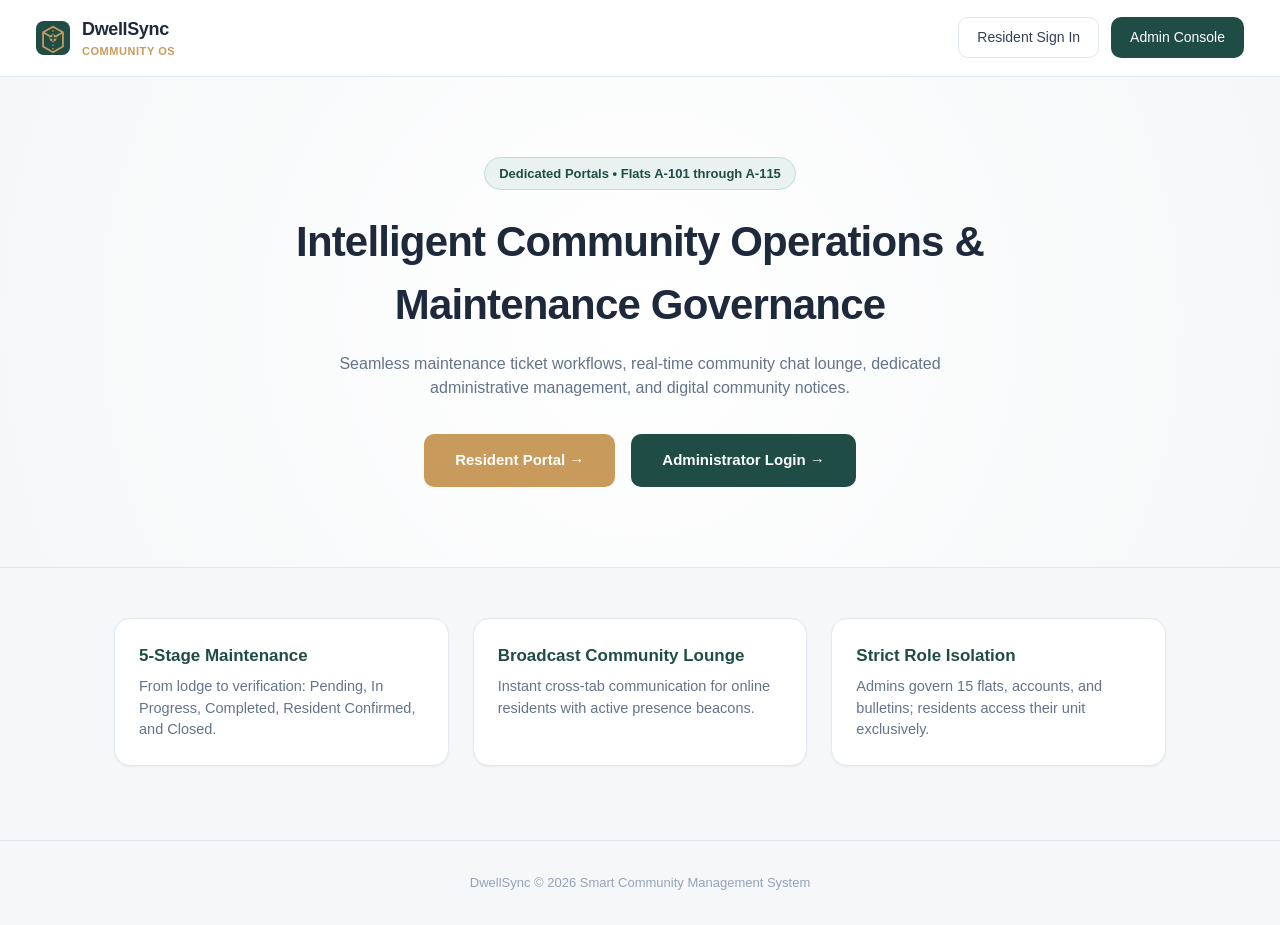
<file: index.html>
<!DOCTYPE html>
<html lang="en">
<head>
  <meta charset="UTF-8">
  <meta name="viewport" content="width=device-width, initial-scale=1.0">
  <title>DwellSync — Smart Apartment Community Management</title>
  <link rel="stylesheet" href="css/style.css">
</head>
<body>
  <header style="background:#fff;border-bottom:1px solid #e2e8f0;padding:16px 36px;display:flex;justify-content:space-between;align-items:center;">
    <div style="display:flex;align-items:center;gap:12px;">
      <svg class="brand-logo-svg" width="34" height="34" viewBox="0 0 48 48" fill="none" xmlns="http://www.w3.org/2000/svg"><rect width="48" height="48" rx="11" fill="#1f4d45"/><path d="M24 8L10 16V36L24 44L38 36V16L24 8Z" stroke="#c89b5c" stroke-width="2.5" stroke-linejoin="round"/><path d="M24 8V44" stroke="#c89b5c" stroke-width="1.8" stroke-dasharray="2 3"/><path d="M10 16L24 24L38 16" stroke="#c89b5c" stroke-width="2.5" stroke-linejoin="round"/><circle cx="24" cy="24" r="5" fill="#c89b5c"/><path d="M24 20V28" stroke="#1f4d45" stroke-width="2" stroke-linecap="round"/><path d="M20 24H28" stroke="#1f4d45" stroke-width="2" stroke-linecap="round"/></svg>
      <div><div class="brand-title">DwellSync</div><div class="brand-tag">Community OS</div></div>
    </div>
    <div style="display:flex;gap:12px;">
      <a href="resident-login.html" class="btn btn-secondary">Resident Sign In</a>
      <a href="admin/admin-login.html" class="btn btn-primary">Admin Console</a>
    </div>
  </header>
  <section style="padding:80px 24px;text-align:center;background:radial-gradient(circle at center, #ffffff, #f5f7f8);border-bottom:1px solid #e2e8f0;">
    <span class="badge badge-confirmed" style="margin-bottom:20px;padding:6px 14px;font-size:13px;">Dedicated Portals &bull; Flats A-101 through A-115</span>
    <h1 style="font-size:42px;font-weight:800;color:var(--color-dark);max-width:800px;margin:0 auto 16px;letter-spacing:-0.02em;">Intelligent Community Operations &amp; Maintenance Governance</h1>
    <p style="font-size:16px;color:var(--color-text-muted);max-width:620px;margin:0 auto 34px;">Seamless maintenance ticket workflows, real-time community chat lounge, dedicated administrative management, and digital community notices.</p>
    <div style="display:flex;gap:16px;justify-content:center;flex-wrap:wrap;">
      <a href="resident-login.html" class="btn btn-accent" style="padding:14px 30px;font-size:15px;font-weight:700;">Resident Portal &rarr;</a>
      <a href="admin/admin-login.html" class="btn btn-primary" style="padding:14px 30px;font-size:15px;font-weight:700;">Administrator Login &rarr;</a>
    </div>
  </section>
  <section style="max-width:1100px;margin:50px auto;padding:0 24px;display:grid;grid-template-columns:repeat(auto-fit, minmax(300px, 1fr));gap:24px;">
    <div class="card card-body">
      <h3 style="color:var(--color-primary);margin-bottom:8px;">5-Stage Maintenance</h3>
      <p style="color:var(--color-text-muted);">From lodge to verification: Pending, In Progress, Completed, Resident Confirmed, and Closed.</p>
    </div>
    <div class="card card-body">
      <h3 style="color:var(--color-primary);margin-bottom:8px;">Broadcast Community Lounge</h3>
      <p style="color:var(--color-text-muted);">Instant cross-tab communication for online residents with active presence beacons.</p>
    </div>
    <div class="card card-body">
      <h3 style="color:var(--color-primary);margin-bottom:8px;">Strict Role Isolation</h3>
      <p style="color:var(--color-text-muted);">Admins govern 15 flats, accounts, and bulletins; residents access their unit exclusively.</p>
    </div>
  </section>
  <footer style="text-align:center;padding:32px;color:var(--color-text-light);font-size:13px;border-top:1px solid #e2e8f0;">
    DwellSync &copy; 2026 Smart Community Management System
  </footer>
</body>
</html>
</file>
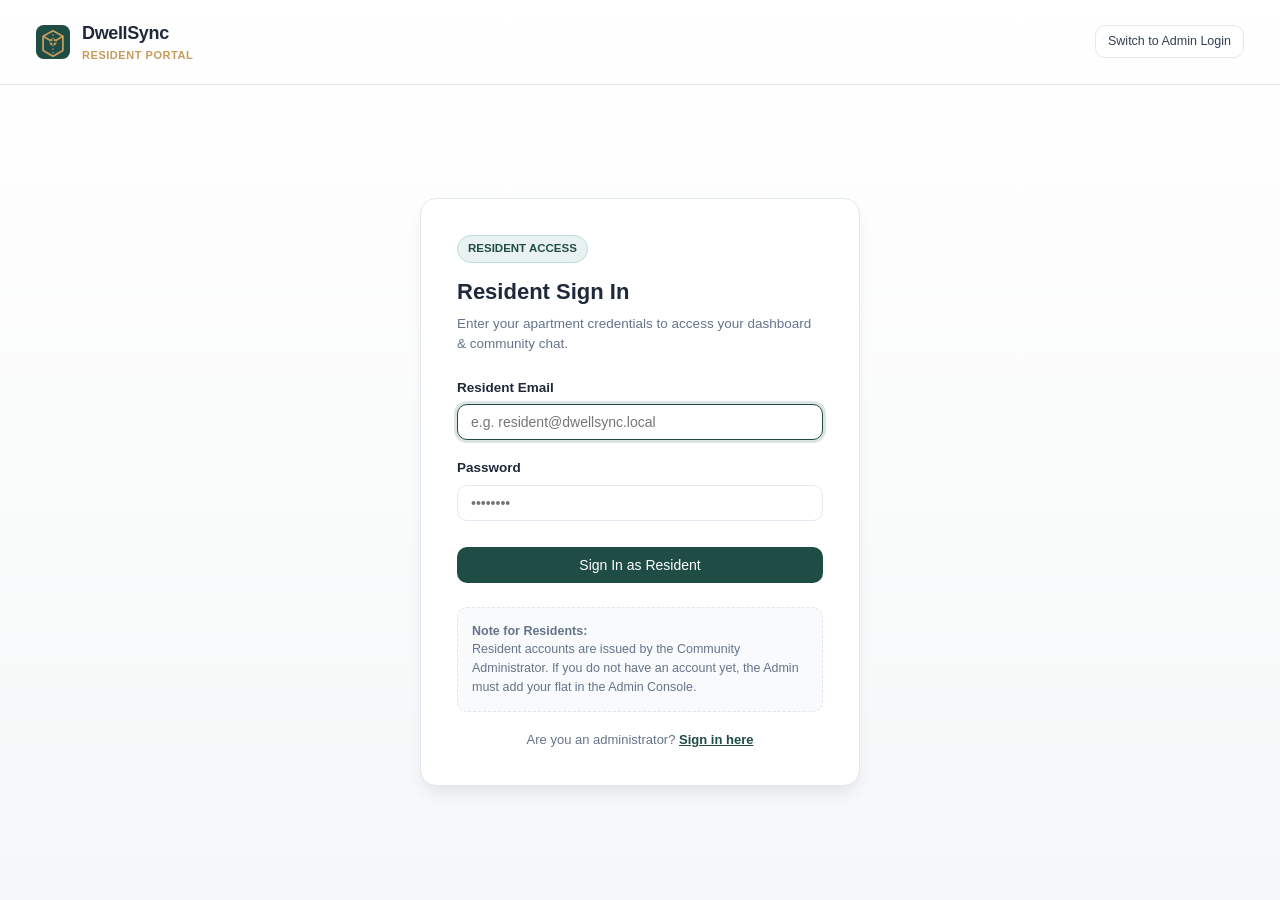
<file: admin-dashboard.html>
<!DOCTYPE html>
<html lang="en">
<head>
  <meta charset="UTF-8">
  <meta name="viewport" content="width=device-width, initial-scale=1.0">
  <title>Admin Dashboard — DwellSync</title>
  <link rel="stylesheet" href="../css/admin-dashboard.css">
</head>
<body>
  <div class="app-shell">
    <aside class="sidebar">
      <div class="sidebar-brand">
        <svg class="brand-logo-svg" width="34" height="34" viewBox="0 0 48 48" fill="none" xmlns="http://www.w3.org/2000/svg"><rect width="48" height="48" rx="11" fill="#1f4d45"/><path d="M24 8L10 16V36L24 44L38 36V16L24 8Z" stroke="#c89b5c" stroke-width="2.5" stroke-linejoin="round"/><path d="M24 8V44" stroke="#c89b5c" stroke-width="1.8" stroke-dasharray="2 3"/><path d="M10 16L24 24L38 16" stroke="#c89b5c" stroke-width="2.5" stroke-linejoin="round"/><circle cx="24" cy="24" r="5" fill="#c89b5c"/><path d="M24 20V28" stroke="#1f4d45" stroke-width="2" stroke-linecap="round"/><path d="M20 24H28" stroke="#1f4d45" stroke-width="2" stroke-linecap="round"/></svg>
        <div><div class="brand-title">DwellSync</div><span class="badge badge-pending" style="font-size:10px;">Administrator</span></div>
      </div>
      <nav class="sidebar-nav">
        <a href="admin-dashboard.html" class="nav-item active">Dashboard</a>
        <a href="residents.html" class="nav-item">Residents</a>
        <a href="maintenance.html" class="nav-item">Maintenance</a>
        <a href="announcements.html" class="nav-item">Announcements</a>
        <a href="javascript:void(0)" onclick="logoutUser()" class="nav-item" style="color:var(--color-danger);margin-top:auto;">Logout</a>
      </nav>
    </aside>
    <main class="main-viewport">
      <div class="content-container">
        <div class="page-header"><div><h1 class="page-title">Admin Operations Console</h1><p class="page-subtitle">15-Flat Community Overview</p></div><div style="display:flex;gap:10px;"><a href="residents.html" class="btn btn-secondary btn-sm">Add Resident</a><a href="announcements.html" class="btn btn-primary btn-sm">Create Announcement</a></div></div>
        <div class="stats-grid">
          <div class="stat-card"><span class="stat-card-title">Total Houses</span><span class="stat-card-value" id="statTotalHouses">15</span></div>
          <div class="stat-card"><span class="stat-card-title">Registered Flats</span><span class="stat-card-value" id="statRegistered">0</span></div>
          <div class="stat-card"><span class="stat-card-title">Open Complaints</span><span class="stat-card-value" id="statOpenComplaints">0</span></div>
          <div class="stat-card"><span class="stat-card-title">In Progress</span><span class="stat-card-value" id="statInProgress">0</span></div>
          <div class="stat-card"><span class="stat-card-title">Resolved</span><span class="stat-card-value" id="statCompleted">0</span></div>
        </div>
        <div class="dashboard-split-grid">
          <div class="card"><div class="card-header"><h2 class="card-title">Recent Maintenance Complaints</h2><a href="maintenance.html">Manage</a></div><div class="table-responsive"><table class="custom-table"><thead><tr><th>Flat</th><th>Resident</th><th>Complaint</th><th>Category</th><th>Priority</th><th>Status</th><th>Date</th></tr></thead><tbody id="adminRecentComplaints"></tbody></table></div></div>
          <div class="card"><div class="card-header"><h2 class="card-title">Recent Residents</h2><a href="residents.html">Directory</a></div><div class="table-responsive"><table class="custom-table"><thead><tr><th>Name</th><th>Flat</th><th>Type</th><th>Status</th></tr></thead><tbody id="adminRecentResidents"></tbody></table></div></div>
        </div>
      </div>
    </main>
  </div>
  <script src="../js/auth.js"></script>
  <script src="../js/admin-dashboard.js"></script>
</body>
</html>
</file>
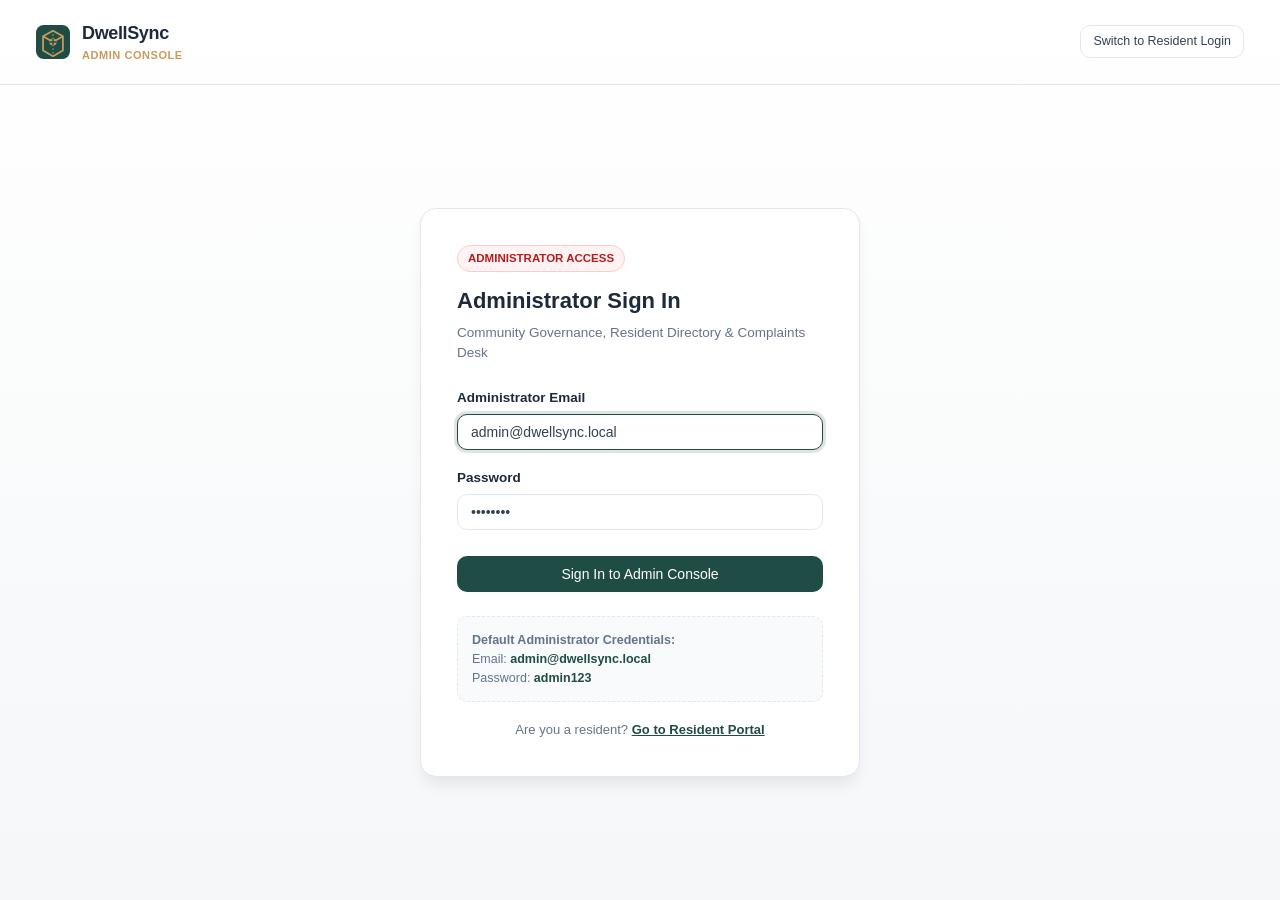
<file: admin-login.html>
<!DOCTYPE html>
<html lang="en">
<head>
  <meta charset="UTF-8">
  <meta name="viewport" content="width=device-width, initial-scale=1.0">
  <title>Admin Console Sign In — DwellSync</title>
  <link rel="stylesheet" href="../css/login.css">
</head>
<body class="login-page">
  <header class="login-header">
    <a href="../index.html" style="text-decoration:none;display:flex;align-items:center;gap:12px;">
      <svg class="brand-logo-svg" width="34" height="34" viewBox="0 0 48 48" fill="none" xmlns="http://www.w3.org/2000/svg"><rect width="48" height="48" rx="11" fill="#1f4d45"/><path d="M24 8L10 16V36L24 44L38 36V16L24 8Z" stroke="#c89b5c" stroke-width="2.5" stroke-linejoin="round"/><path d="M24 8V44" stroke="#c89b5c" stroke-width="1.8" stroke-dasharray="2 3"/><path d="M10 16L24 24L38 16" stroke="#c89b5c" stroke-width="2.5" stroke-linejoin="round"/><circle cx="24" cy="24" r="5" fill="#c89b5c"/><path d="M24 20V28" stroke="#1f4d45" stroke-width="2" stroke-linecap="round"/><path d="M20 24H28" stroke="#1f4d45" stroke-width="2" stroke-linecap="round"/></svg>
      <div><div class="brand-title">DwellSync</div><div class="brand-tag">Admin Console</div></div>
    </a>
    <a href="../resident-login.html" class="btn btn-secondary btn-sm">Switch to Resident Login</a>
  </header>
  <div class="login-center-box">
    <div class="login-card">
      <span class="login-role-pill pill-admin">Administrator Access</span>
      <h2 style="font-size:22px;color:var(--color-dark);margin-bottom:6px;">Administrator Sign In</h2>
      <p style="font-size:13.5px;color:var(--color-text-muted);margin-bottom:24px;">Community Governance, Resident Directory &amp; Complaints Desk</p>
      <form id="adminLoginForm">
        <div class="form-group">
          <label class="form-label">Administrator Email</label>
          <input type="email" id="adminEmail" class="form-input" value="admin@dwellsync.local" required autofocus>
        </div>
        <div class="form-group">
          <label class="form-label">Password</label>
          <input type="password" id="adminPass" class="form-input" value="admin123" required>
        </div>
        <button type="submit" class="btn btn-primary" style="width:100%;margin-top:8px;">Sign In to Admin Console</button>
      </form>
      <div class="demo-credentials">
        <strong>Default Administrator Credentials:</strong><br>
        Email: <span style="color:var(--color-primary);font-weight:600;">admin@dwellsync.local</span><br>
        Password: <span style="color:var(--color-primary);font-weight:600;">admin123</span>
      </div>
      <a href="../resident-login.html" class="switch-portal-link">Are you a resident? <span>Go to Resident Portal</span></a>
    </div>
  </div>
  <script src="../js/auth.js"></script>
  <script>
    document.getElementById("adminLoginForm").addEventListener("submit", (e) => {
      e.preventDefault();
      const email = document.getElementById("adminEmail").value.trim().toLowerCase();
      const pass = document.getElementById("adminPass").value.trim();
      if (email === "admin@dwellsync.local" && pass === "admin123") {
        setCurrentUser({ id: "admin-1", name: "Community Manager", email, role: "admin", flat: "Office" });
        showToast("Welcome, Administrator!", "success");
        setTimeout(() => window.location.href = "admin-dashboard.html", 400);
        return;
      }
      showToast("Invalid administrator credentials.", "danger");
    });
  </script>
</body>
</html>
</file>
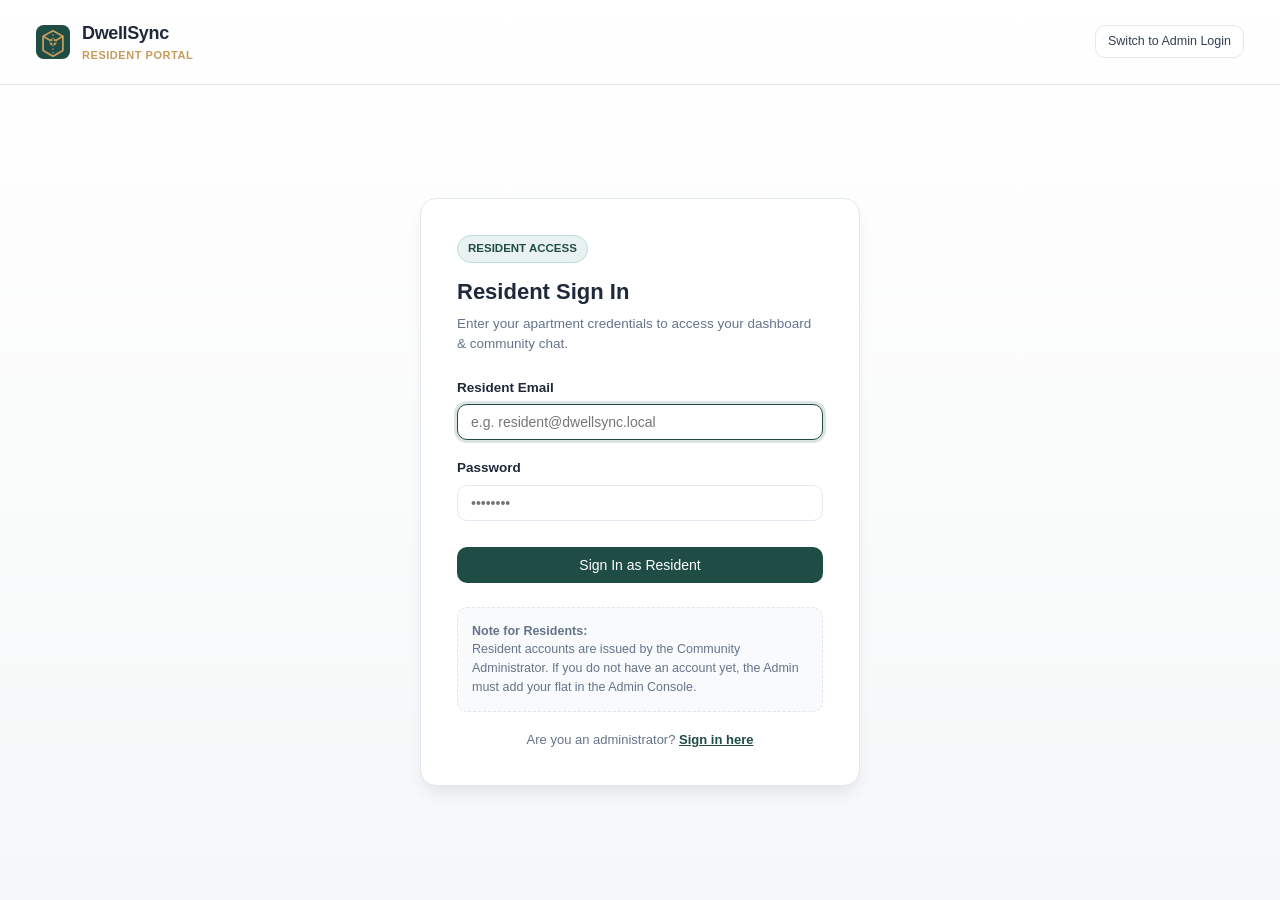
<file: announcements.html>
<!DOCTYPE html>
<html lang="en">
<head>
  <meta charset="UTF-8">
  <meta name="viewport" content="width=device-width, initial-scale=1.0">
  <title>Admin Announcements — DwellSync</title>
  <link rel="stylesheet" href="../css/admin-announcements.css">
</head>
<body>
  <div class="app-shell">
    <aside class="sidebar">
      <div class="sidebar-brand">
        <svg class="brand-logo-svg" width="34" height="34" viewBox="0 0 48 48" fill="none" xmlns="http://www.w3.org/2000/svg"><rect width="48" height="48" rx="11" fill="#1f4d45"/><path d="M24 8L10 16V36L24 44L38 36V16L24 8Z" stroke="#c89b5c" stroke-width="2.5" stroke-linejoin="round"/><path d="M24 8V44" stroke="#c89b5c" stroke-width="1.8" stroke-dasharray="2 3"/><path d="M10 16L24 24L38 16" stroke="#c89b5c" stroke-width="2.5" stroke-linejoin="round"/><circle cx="24" cy="24" r="5" fill="#c89b5c"/><path d="M24 20V28" stroke="#1f4d45" stroke-width="2" stroke-linecap="round"/><path d="M20 24H28" stroke="#1f4d45" stroke-width="2" stroke-linecap="round"/></svg>
        <div><div class="brand-title">DwellSync</div><span class="badge badge-pending" style="font-size:10px;">Administrator</span></div>
      </div>
      <nav class="sidebar-nav">
        <a href="admin-dashboard.html" class="nav-item">Dashboard</a>
        <a href="residents.html" class="nav-item">Residents</a>
        <a href="maintenance.html" class="nav-item">Maintenance</a>
        <a href="announcements.html" class="nav-item active">Announcements</a>
        <a href="javascript:void(0)" onclick="logoutUser()" class="nav-item" style="color:var(--color-danger);margin-top:auto;">Logout</a>
      </nav>
    </aside>
    <main class="main-viewport">
      <div class="content-container">
        <div class="page-header"><div><h1 class="page-title">Announcements Administration</h1><p class="page-subtitle">Publish and manage community notices</p></div><button class="btn btn-primary" id="btnOpenCreateModal">Create Announcement</button></div>
        <div class="stats-grid"><div class="stat-card"><span class="stat-card-title">Total Announcements</span><span class="stat-card-value" id="totalAnnouncements">0</span></div></div>
        <div class="card"><div class="table-responsive"><table class="custom-table"><thead><tr><th>Title</th><th>Content</th><th>Published Date</th><th>Actions</th></tr></thead><tbody id="adminAnnouncementsTable"></tbody></table></div></div>
      </div>
    </main>
  </div>
  <div class="modal-overlay" id="announcementModal">
    <div class="modal-card">
      <div class="modal-header"><h3 class="card-title" id="modalTitle">Create Announcement</h3><button class="btn btn-secondary btn-sm" id="btnCloseModal">&times;</button></div>
      <div class="modal-body">
        <form id="announcementForm">
          <div class="form-group"><label class="form-label">Title</label><input type="text" id="annTitle" class="form-input" required></div>
          <div class="form-group"><label class="form-label">Content</label><textarea id="annContent" class="form-textarea" style="min-height:120px;" required></textarea></div>
          <button type="submit" class="btn btn-primary" style="width:100%;">Save Announcement</button>
        </form>
      </div>
    </div>
  </div>
  <div class="modal-overlay" id="confirmDeleteModal">
    <div class="modal-card" style="max-width:400px;">
      <div class="modal-header"><h3 class="card-title">Confirm Delete</h3></div>
      <div class="modal-body"><p style="font-size:13.5px;color:#475569;">Are you sure you want to permanently delete this announcement?</p></div>
      <div class="modal-footer"><button class="btn btn-secondary btn-sm" id="btnCancelDelete">Cancel</button><button class="btn btn-danger btn-sm" id="btnConfirmDelete">Delete</button></div>
    </div>
  </div>
  <script src="../js/auth.js"></script>
  <script src="../js/admin-announcements.js"></script>
</body>
</html>
</file>
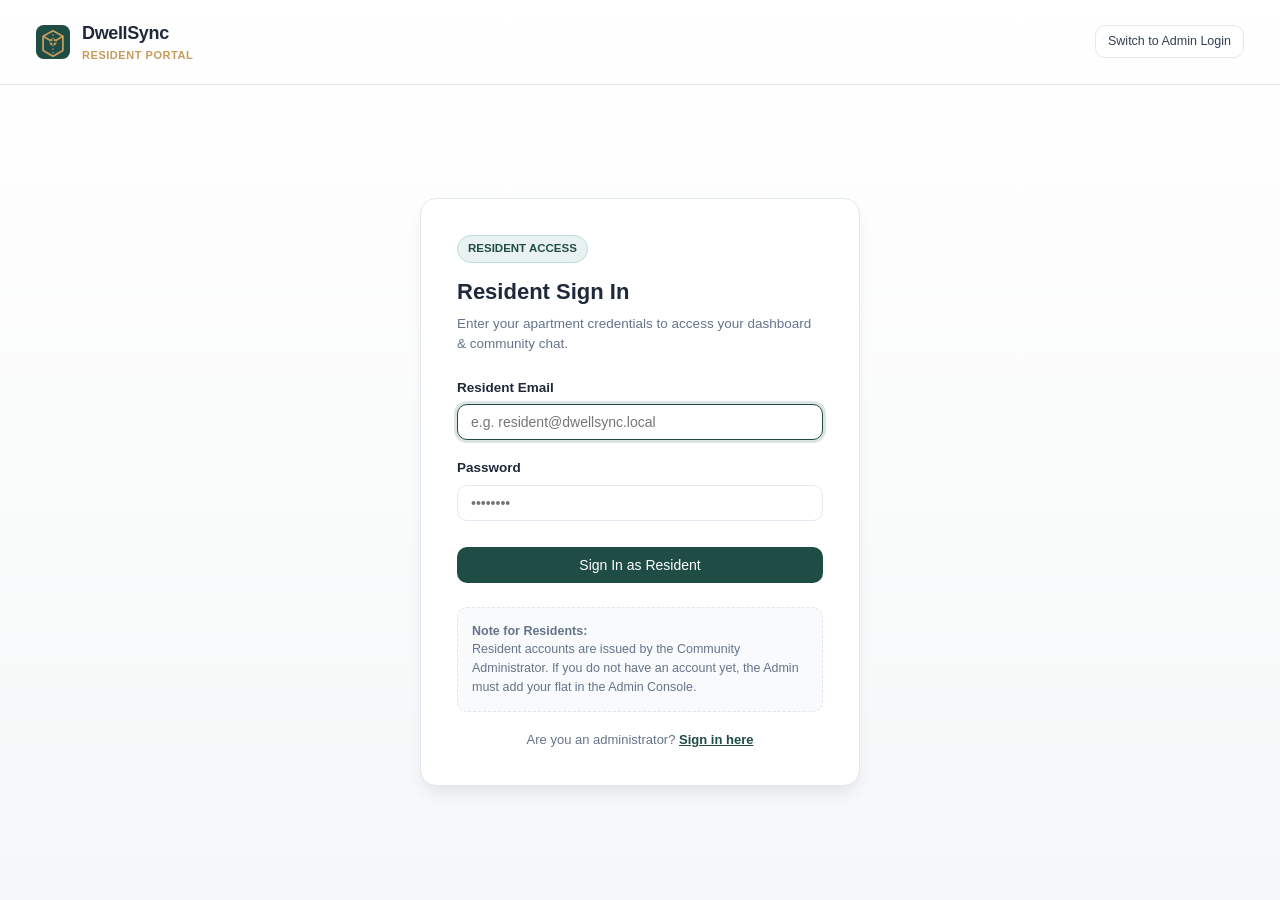
<file: community-chat.html>
<!DOCTYPE html>
<html lang="en">
<head>
  <meta charset="UTF-8">
  <meta name="viewport" content="width=device-width, initial-scale=1.0">
  <title>Community Chat — DwellSync</title>
  <link rel="stylesheet" href="css/community-chat.css">
</head>
<body>
  <div class="app-shell">
    <aside class="sidebar">
      <div class="sidebar-brand">
        <svg class="brand-logo-svg" width="34" height="34" viewBox="0 0 48 48" fill="none" xmlns="http://www.w3.org/2000/svg"><rect width="48" height="48" rx="11" fill="#1f4d45"/><path d="M24 8L10 16V36L24 44L38 36V16L24 8Z" stroke="#c89b5c" stroke-width="2.5" stroke-linejoin="round"/><path d="M24 8V44" stroke="#c89b5c" stroke-width="1.8" stroke-dasharray="2 3"/><path d="M10 16L24 24L38 16" stroke="#c89b5c" stroke-width="2.5" stroke-linejoin="round"/><circle cx="24" cy="24" r="5" fill="#c89b5c"/><path d="M24 20V28" stroke="#1f4d45" stroke-width="2" stroke-linecap="round"/><path d="M20 24H28" stroke="#1f4d45" stroke-width="2" stroke-linecap="round"/></svg>
        <div><div class="brand-title">DwellSync</div><span class="badge badge-confirmed" style="font-size:10px;">Resident</span></div>
      </div>
      <nav class="sidebar-nav">
        <a href="dashboard.html" class="nav-item">Dashboard</a>
        <a href="profile.html" class="nav-item">My Profile</a>
        <a href="maintenance.html" class="nav-item">Maintenance</a>
        <a href="community-chat.html" class="nav-item active">Community Chat</a>
        <a href="announcements.html" class="nav-item">Announcements</a>
        <a href="javascript:void(0)" onclick="logoutUser()" class="nav-item" style="color:var(--color-danger);margin-top:auto;">Logout</a>
      </nav>
    </aside>
    <main class="main-viewport">
      <div class="content-container">
        <div class="page-header"><div><h1 class="page-title">Community Lounge</h1><p class="page-subtitle">Real-time ephemeral community chat for active residents</p></div></div>
        <div class="chat-grid-container">
          <div class="chat-card"><div class="chat-alert-banner"><strong>Notice:</strong> Community messages are temporary and are not permanently stored.</div><div class="chat-messages-scroll" id="chatMessages"></div><form class="chat-input-bar" id="chatForm"><input type="text" id="chatMessageInput" placeholder="Type a message to your neighbors... (Enter to send)" required autocomplete="off"><button type="submit" class="btn btn-primary">Send</button></form></div>
          <div class="card card-body" style="height:100%;"><h3 style="font-size:14px;margin-bottom:12px;display:flex;justify-content:space-between;"><span>Online Residents</span><span id="activeResidentsCount" class="badge badge-confirmed">1 Online</span></h3><div id="activeResidentsList" style="overflow-y:auto;"></div></div>
        </div>
      </div>
    </main>
  </div>
  <script src="js/auth.js"></script>
  <script src="js/community-chat.js"></script>
</body>
</html>
</file>
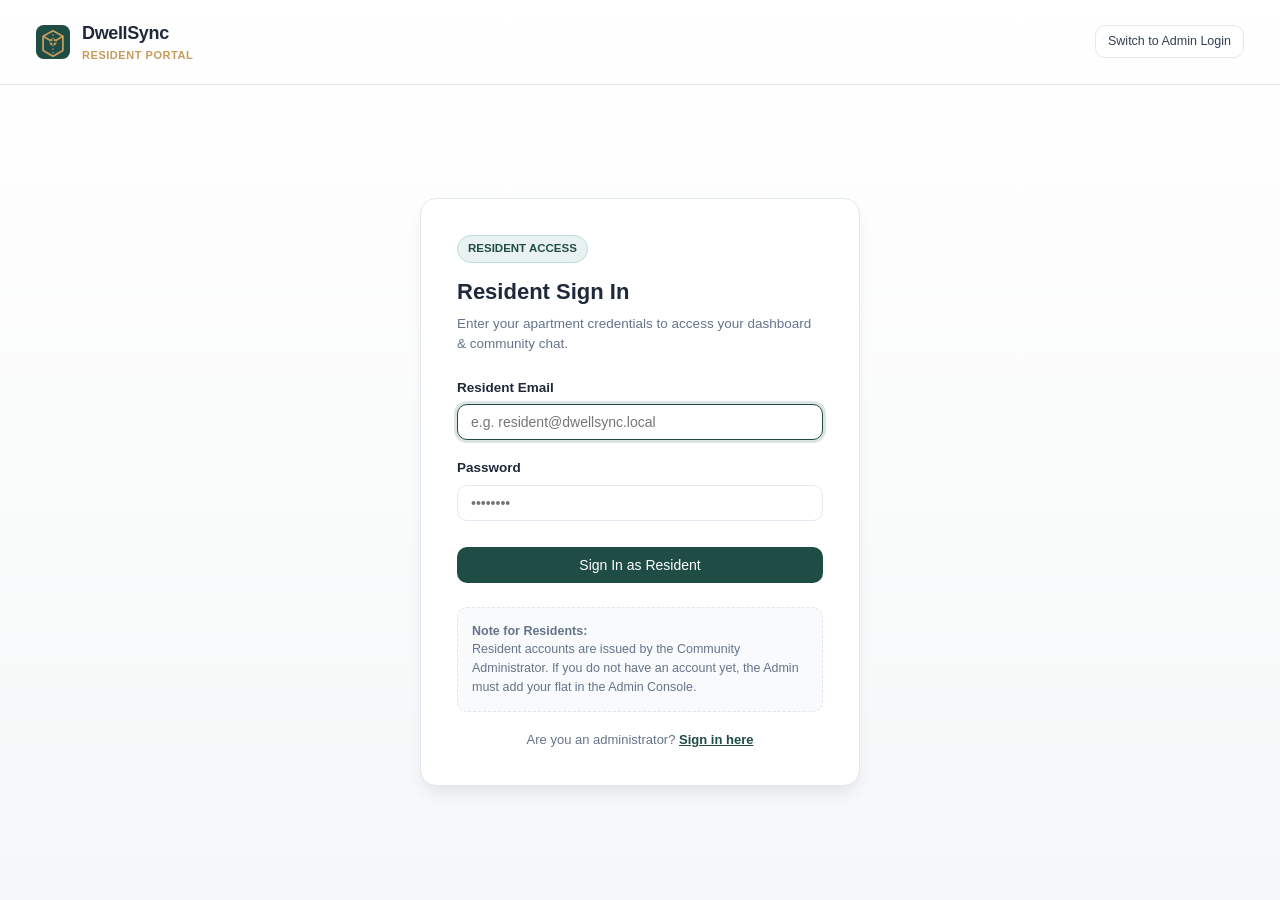
<file: complaint-details.html>
<!DOCTYPE html>
<html lang="en">
<head>
  <meta charset="UTF-8">
  <meta name="viewport" content="width=device-width, initial-scale=1.0">
  <title>Complaint Details — DwellSync</title>
  <link rel="stylesheet" href="css/complaint-details.css">
</head>
<body>
  <div class="app-shell">
    <aside class="sidebar">
      <div class="sidebar-brand">
        <svg class="brand-logo-svg" width="34" height="34" viewBox="0 0 48 48" fill="none" xmlns="http://www.w3.org/2000/svg"><rect width="48" height="48" rx="11" fill="#1f4d45"/><path d="M24 8L10 16V36L24 44L38 36V16L24 8Z" stroke="#c89b5c" stroke-width="2.5" stroke-linejoin="round"/><path d="M24 8V44" stroke="#c89b5c" stroke-width="1.8" stroke-dasharray="2 3"/><path d="M10 16L24 24L38 16" stroke="#c89b5c" stroke-width="2.5" stroke-linejoin="round"/><circle cx="24" cy="24" r="5" fill="#c89b5c"/><path d="M24 20V28" stroke="#1f4d45" stroke-width="2" stroke-linecap="round"/><path d="M20 24H28" stroke="#1f4d45" stroke-width="2" stroke-linecap="round"/></svg>
        <div><div class="brand-title">DwellSync</div><span class="badge badge-confirmed" style="font-size:10px;">Portal</span></div>
      </div>
      <nav class="sidebar-nav">
        <a href="dashboard.html" class="nav-item">Dashboard</a>
        <a href="profile.html" class="nav-item">My Profile</a>
        <a href="maintenance.html" class="nav-item active">Maintenance</a>
        <a href="community-chat.html" class="nav-item">Community Chat</a>
        <a href="announcements.html" class="nav-item">Announcements</a>
        <a href="javascript:void(0)" onclick="logoutUser()" class="nav-item" style="color:var(--color-danger);margin-top:auto;">Logout</a>
      </nav>
    </aside>
    <main class="main-viewport">
      <div class="content-container" id="detailsContainer">
        <div class="page-header"><div><h1 class="page-title">Complaint #<span id="complaintId">—</span></h1><p class="page-subtitle"><span id="complaintCategory">—</span> &bull; Flat <span id="complaintFlat">—</span> &bull; Submitted <span id="complaintDate">—</span></p></div><span class="badge" id="complaintStatusBadge">Pending</span></div>
        <div class="timeline-card"><div class="stepper"><div class="step-item" id="step-0"><div class="step-circle">1</div><span class="step-label">Pending</span></div><div class="step-item" id="step-1"><div class="step-circle">2</div><span class="step-label">In Progress</span></div><div class="step-item" id="step-2"><div class="step-circle">3</div><span class="step-label">Completed</span></div><div class="step-item" id="step-3"><div class="step-circle">4</div><span class="step-label">Confirmed</span></div><div class="step-item" id="step-4"><div class="step-circle">5</div><span class="step-label">Closed</span></div></div></div>
        <div style="display:grid;grid-template-columns:2fr 1fr;gap:24px;">
          <div class="card"><div class="card-header"><h2 class="card-title" id="complaintTitle">—</h2><span id="complaintPriority" class="priority-pill">—</span></div><div class="card-body"><p id="complaintDesc" style="white-space:pre-wrap;line-height:1.7;"></p><div id="photoContainer" style="display:none;margin-top:16px;"><img id="complaintPhoto" style="max-width:100%;max-height:300px;border-radius:8px;border:1px solid #e2e8f0;"></div><div id="residentConfirmBox" style="display:none;margin-top:24px;padding:16px;background:var(--color-success-bg);border:1px solid #99f6e4;border-radius:8px;"><p style="margin-bottom:12px;font-weight:600;color:var(--color-success);">Work completed. Please confirm satisfaction.</p><button class="btn btn-primary" id="btnConfirmCompletion">Confirm Completion</button></div></div></div>
          <div class="card"><div class="card-header"><h2 class="card-title">Audit History</h2></div><div class="card-body"><ul class="audit-history-list" id="historyList"></ul></div></div>
        </div>
      </div>
    </main>
  </div>
  <script src="js/auth.js"></script>
  <script src="js/complaint-details.js"></script>
</body>
</html>
</file>
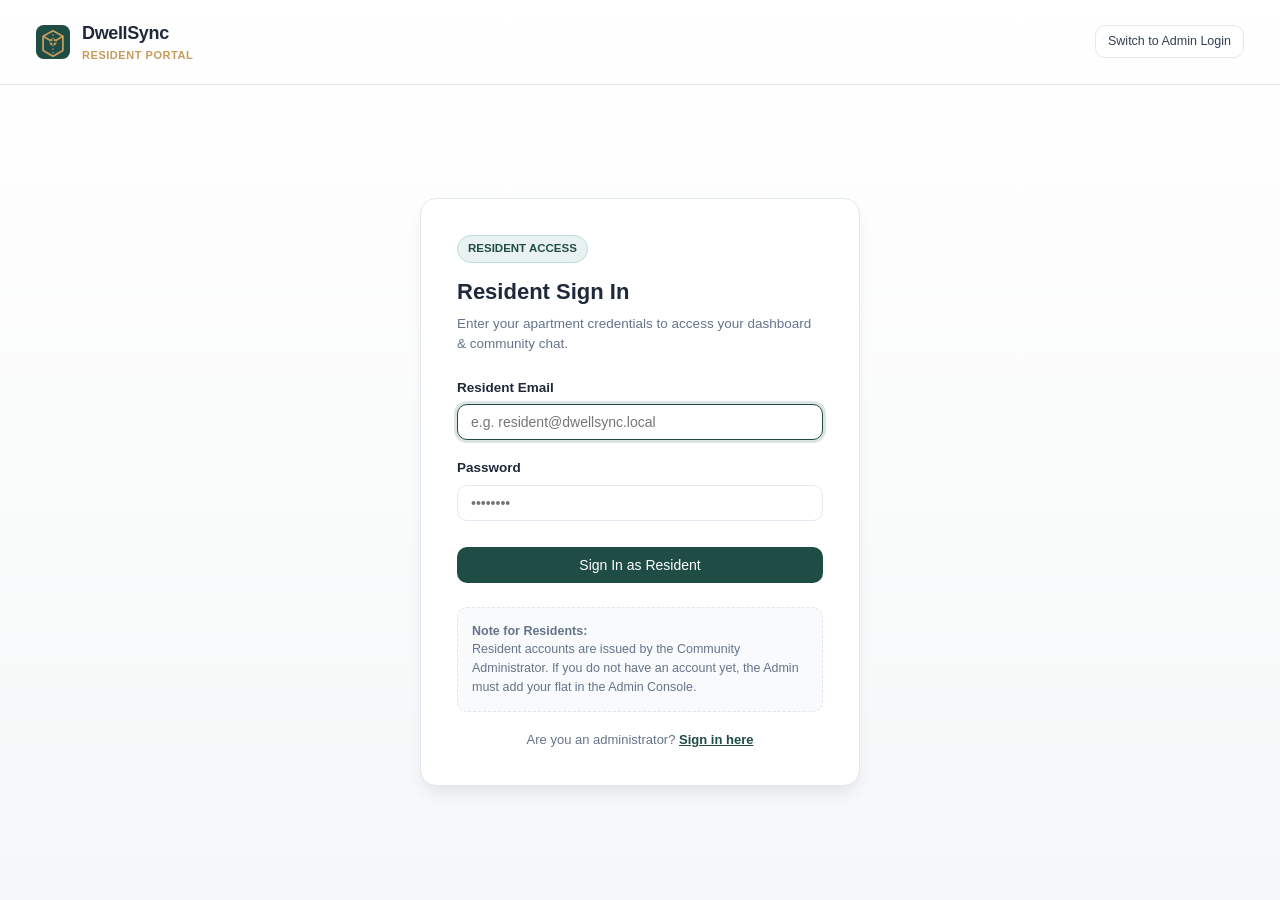
<file: dashboard.html>
<!DOCTYPE html>
<html lang="en">
<head>
  <meta charset="UTF-8">
  <meta name="viewport" content="width=device-width, initial-scale=1.0">
  <title>Resident Dashboard — DwellSync</title>
  <link rel="stylesheet" href="css/dashboard.css">
</head>
<body>
  <div class="app-shell">
    <aside class="sidebar">
      <div class="sidebar-brand">
        <svg class="brand-logo-svg" width="34" height="34" viewBox="0 0 48 48" fill="none" xmlns="http://www.w3.org/2000/svg"><rect width="48" height="48" rx="11" fill="#1f4d45"/><path d="M24 8L10 16V36L24 44L38 36V16L24 8Z" stroke="#c89b5c" stroke-width="2.5" stroke-linejoin="round"/><path d="M24 8V44" stroke="#c89b5c" stroke-width="1.8" stroke-dasharray="2 3"/><path d="M10 16L24 24L38 16" stroke="#c89b5c" stroke-width="2.5" stroke-linejoin="round"/><circle cx="24" cy="24" r="5" fill="#c89b5c"/><path d="M24 20V28" stroke="#1f4d45" stroke-width="2" stroke-linecap="round"/><path d="M20 24H28" stroke="#1f4d45" stroke-width="2" stroke-linecap="round"/></svg>
        <div><div class="brand-title">DwellSync</div><span class="badge badge-confirmed" style="font-size:10px;">Resident</span></div>
      </div>
      <nav class="sidebar-nav">
        <a href="dashboard.html" class="nav-item active">Dashboard</a>
        <a href="profile.html" class="nav-item">My Profile</a>
        <a href="maintenance.html" class="nav-item">Maintenance</a>
        <a href="community-chat.html" class="nav-item">Community Chat</a>
        <a href="announcements.html" class="nav-item">Announcements</a>
        <a href="javascript:void(0)" onclick="logoutUser()" class="nav-item" style="color:var(--color-danger);margin-top:auto;">Logout</a>
      </nav>
    </aside>
    <main class="main-viewport">
      <div class="content-container">
        <div class="page-header">
          <div><h1 class="page-title">Welcome, <span id="resWelcomeName">Resident</span></h1><p class="page-subtitle">Flat <span id="resWelcomeFlat">—</span> &bull; Overview and Activities</p></div>
          <a href="maintenance.html" class="btn btn-primary">File Maintenance Request</a>
        </div>
        <div class="stats-grid">
          <div class="stat-card"><span class="stat-card-title">Open Complaints</span><span class="stat-card-value" id="statOpen">0</span></div>
          <div class="stat-card"><span class="stat-card-title">Pending Triage</span><span class="stat-card-value" id="statPending">0</span></div>
          <div class="stat-card"><span class="stat-card-title">Completed Tasks</span><span class="stat-card-value" id="statCompleted">0</span></div>
          <div class="stat-card"><span class="stat-card-title">Notices</span><span class="stat-card-value" id="statAnnouncements">0</span></div>
        </div>
        <div class="dashboard-split-grid">
          <div class="card">
            <div class="card-header"><h2 class="card-title">Recent Complaints</h2><a href="maintenance.html" style="font-size:12px;color:var(--color-primary);">View All</a></div>
            <div class="table-responsive"><table class="custom-table"><thead><tr><th>Title</th><th>Category</th><th>Priority</th><th>Status</th><th>Date</th><th>Action</th></tr></thead><tbody id="recentComplaintsBody"></tbody></table></div>
          </div>
          <div class="card"><div class="card-header"><h2 class="card-title">Latest Announcements</h2></div><div class="card-body" id="recentAnnouncementsList"></div></div>
        </div>
      </div>
    </main>
  </div>
  <script src="js/auth.js"></script>
  <script src="js/dashboard.js"></script>
</body>
</html>
</file>
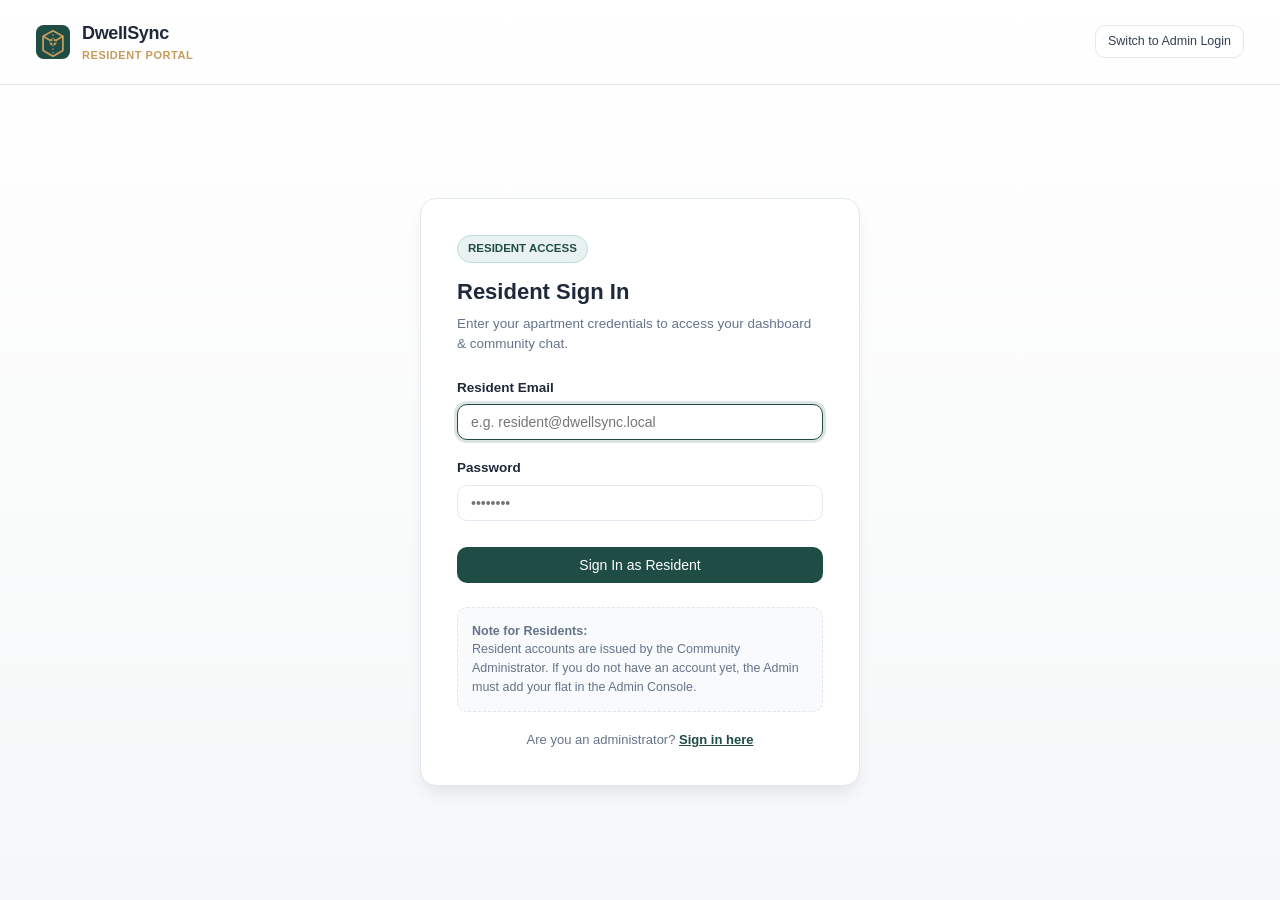
<file: login.html>
<!DOCTYPE html>
<html lang="en">
<head>
  <meta charset="UTF-8">
  <meta http-equiv="refresh" content="0; url=resident-login.html">
  <title>Redirecting to DwellSync Login...</title>
  <script>window.location.href = "resident-login.html";</script>
</head>
<body>
  <p style="font-family:sans-serif;text-align:center;margin-top:50px;">Redirecting to <a href="resident-login.html">Resident Login</a> or <a href="admin/admin-login.html">Admin Login</a>...</p>
</body>
</html>
</file>
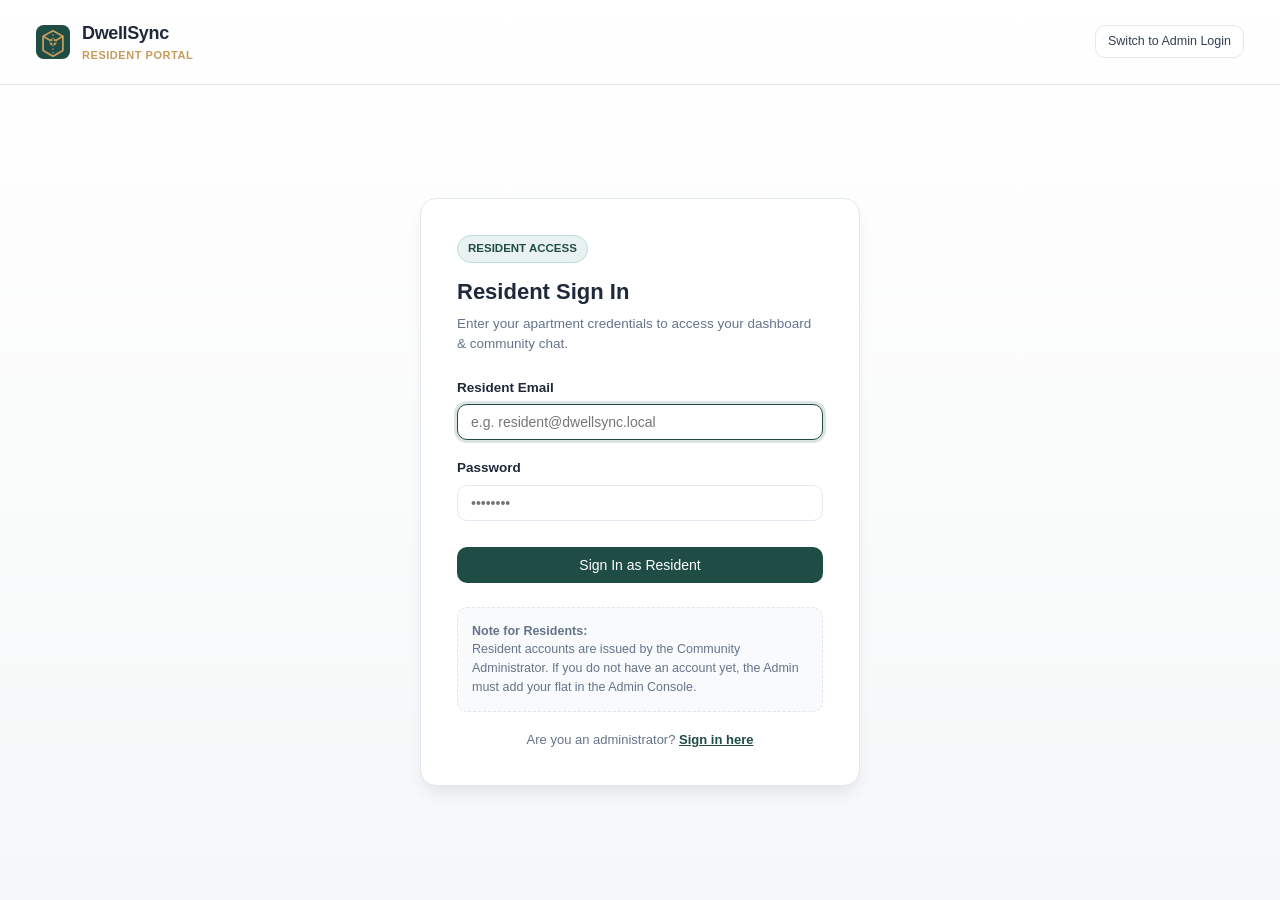
<file: maintenance.html>
<!DOCTYPE html>
<html lang="en">
<head>
  <meta charset="UTF-8">
  <meta name="viewport" content="width=device-width, initial-scale=1.0">
  <title>All Complaints — DwellSync Admin</title>
  <link rel="stylesheet" href="../css/admin-maintenance.css">
</head>
<body>
  <div class="app-shell">
    <aside class="sidebar">
      <div class="sidebar-brand">
        <svg class="brand-logo-svg" width="34" height="34" viewBox="0 0 48 48" fill="none" xmlns="http://www.w3.org/2000/svg"><rect width="48" height="48" rx="11" fill="#1f4d45"/><path d="M24 8L10 16V36L24 44L38 36V16L24 8Z" stroke="#c89b5c" stroke-width="2.5" stroke-linejoin="round"/><path d="M24 8V44" stroke="#c89b5c" stroke-width="1.8" stroke-dasharray="2 3"/><path d="M10 16L24 24L38 16" stroke="#c89b5c" stroke-width="2.5" stroke-linejoin="round"/><circle cx="24" cy="24" r="5" fill="#c89b5c"/><path d="M24 20V28" stroke="#1f4d45" stroke-width="2" stroke-linecap="round"/><path d="M20 24H28" stroke="#1f4d45" stroke-width="2" stroke-linecap="round"/></svg>
        <div><div class="brand-title">DwellSync</div><span class="badge badge-pending" style="font-size:10px;">Administrator</span></div>
      </div>
      <nav class="sidebar-nav">
        <a href="admin-dashboard.html" class="nav-item">Dashboard</a>
        <a href="residents.html" class="nav-item">Residents</a>
        <a href="maintenance.html" class="nav-item active">Maintenance</a>
        <a href="announcements.html" class="nav-item">Announcements</a>
        <a href="javascript:void(0)" onclick="logoutUser()" class="nav-item" style="color:var(--color-danger);margin-top:auto;">Logout</a>
      </nav>
    </aside>
    <main class="main-viewport">
      <div class="content-container">
        <div class="page-header"><div><h1 class="page-title">Community Maintenance Desk</h1><p class="page-subtitle">Inspect tickets and update workflow statuses</p></div></div>
        <div class="complaint-filter-bar">
          <input type="text" id="searchComplaint" class="form-input" style="flex:1;min-width:200px;" placeholder="Search ticket, resident, flat...">
          <select id="filterCat" class="form-select" style="width:auto;"><option value="">All Categories</option><option value="Plumbing">Plumbing</option><option value="Electrical">Electrical</option><option value="Water">Water</option><option value="Cleaning">Cleaning</option><option value="Lift">Lift</option><option value="Common Area">Common Area</option><option value="Other">Other</option></select>
          <select id="filterPrio" class="form-select" style="width:auto;"><option value="">All Priorities</option><option value="Low">Low</option><option value="Medium">Medium</option><option value="High">High</option></select>
          <select id="filterStatus" class="form-select" style="width:auto;"><option value="">All Statuses</option><option value="Pending">Pending</option><option value="In Progress">In Progress</option><option value="Completed">Completed</option><option value="Resident Confirmed">Resident Confirmed</option><option value="Closed">Closed</option></select>
        </div>
        <div class="card"><div class="table-responsive"><table class="custom-table"><thead><tr><th>Complaint</th><th>Resident</th><th>Flat</th><th>Category</th><th>Priority</th><th>Date</th><th>Status</th><th>Action</th></tr></thead><tbody id="adminMaintenanceTableBody"></tbody></table></div></div>
      </div>
    </main>
  </div>
  <div class="modal-overlay" id="ticketModal">
    <div class="modal-card">
      <div class="modal-header"><h3 class="card-title" id="modalTicketTitle">Manage Ticket</h3><button class="btn btn-secondary btn-sm" id="btnCloseModal">&times;</button></div>
      <div class="modal-body">
        <p id="modalResidentInfo" style="font-size:13px;color:#64748b;margin-bottom:12px;"></p>
        <div style="background:#f8fafc;padding:12px;border-radius:8px;border:1px solid #e2e8f0;margin-bottom:16px;">
          <strong style="font-size:12px;color:#94a3b8;">DESCRIPTION:</strong>
          <p id="modalDesc" style="white-space:pre-wrap;font-size:13.5px;margin-top:4px;"></p>
          <img id="modalPhoto" style="display:none;max-width:100%;max-height:180px;margin-top:10px;border-radius:6px;">
        </div>
        <div style="margin-bottom:16px;"><strong>Current Status:</strong> <span class="badge" id="modalStatusBadge">Pending</span></div>
        <div style="margin-bottom:20px;"><label class="form-label">Update Status</label><div id="statusActions" style="display:flex;gap:8px;flex-wrap:wrap;"></div></div>
        <div><label class="form-label">Audit History</label><ul id="modalAuditLog" style="font-size:12.5px;padding-left:20px;max-height:140px;overflow-y:auto;"></ul></div>
      </div>
    </div>
  </div>
  <script src="../js/auth.js"></script>
  <script src="../js/admin-maintenance.js"></script>
</body>
</html>
</file>
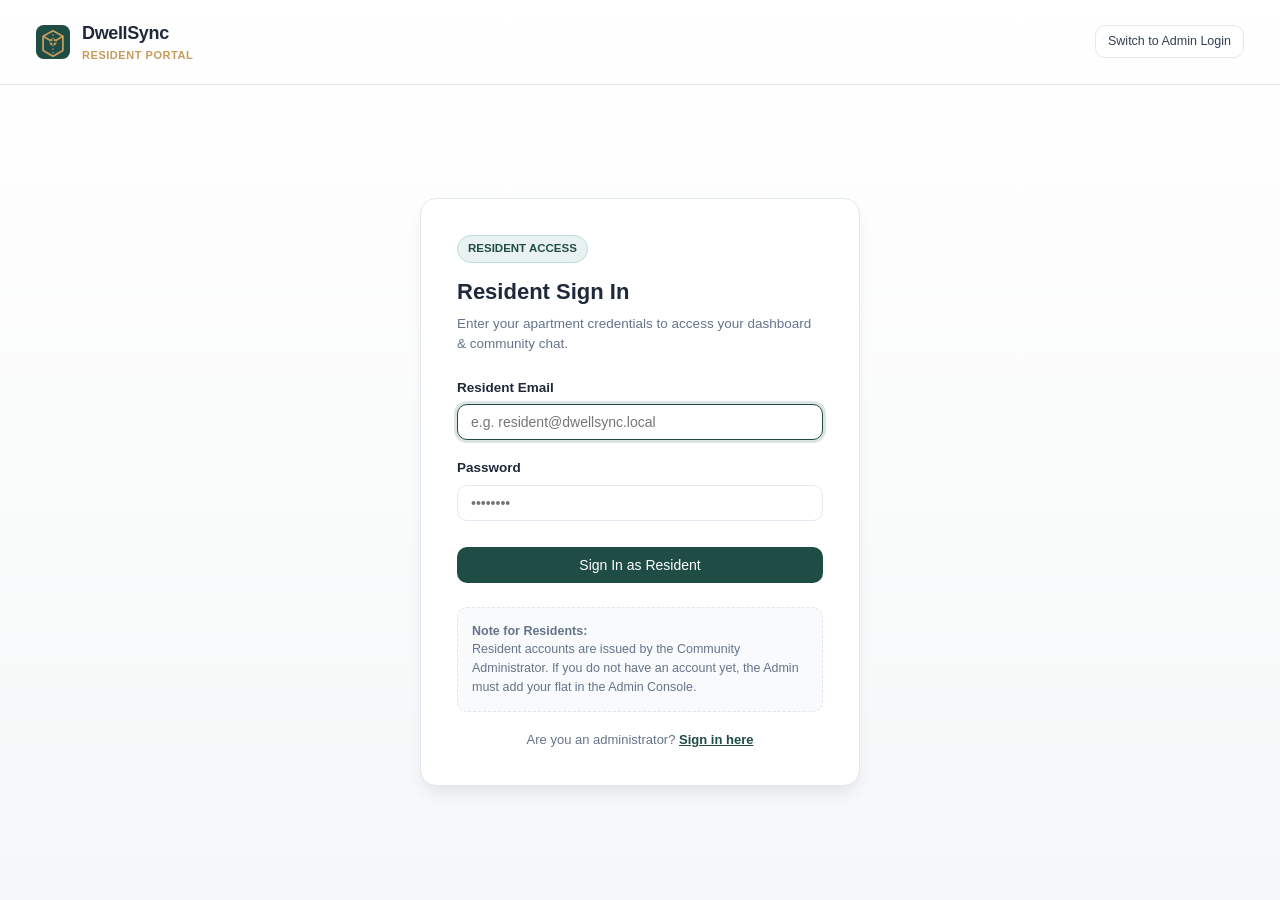
<file: profile.html>
<!DOCTYPE html>
<html lang="en">
<head>
  <meta charset="UTF-8">
  <meta name="viewport" content="width=device-width, initial-scale=1.0">
  <title>Resident Profile — DwellSync</title>
  <link rel="stylesheet" href="css/profile.css">
</head>
<body>
  <div class="app-shell">
    <aside class="sidebar">
      <div class="sidebar-brand">
        <svg class="brand-logo-svg" width="34" height="34" viewBox="0 0 48 48" fill="none" xmlns="http://www.w3.org/2000/svg"><rect width="48" height="48" rx="11" fill="#1f4d45"/><path d="M24 8L10 16V36L24 44L38 36V16L24 8Z" stroke="#c89b5c" stroke-width="2.5" stroke-linejoin="round"/><path d="M24 8V44" stroke="#c89b5c" stroke-width="1.8" stroke-dasharray="2 3"/><path d="M10 16L24 24L38 16" stroke="#c89b5c" stroke-width="2.5" stroke-linejoin="round"/><circle cx="24" cy="24" r="5" fill="#c89b5c"/><path d="M24 20V28" stroke="#1f4d45" stroke-width="2" stroke-linecap="round"/><path d="M20 24H28" stroke="#1f4d45" stroke-width="2" stroke-linecap="round"/></svg>
        <div><div class="brand-title">DwellSync</div><span class="badge badge-confirmed" style="font-size:10px;">Resident</span></div>
      </div>
      <nav class="sidebar-nav">
        <a href="dashboard.html" class="nav-item">Dashboard</a>
        <a href="profile.html" class="nav-item active">My Profile</a>
        <a href="maintenance.html" class="nav-item">Maintenance</a>
        <a href="community-chat.html" class="nav-item">Community Chat</a>
        <a href="announcements.html" class="nav-item">Announcements</a>
        <a href="javascript:void(0)" onclick="logoutUser()" class="nav-item" style="color:var(--color-danger);margin-top:auto;">Logout</a>
      </nav>
    </aside>
    <main class="main-viewport">
      <div class="content-container">
        <div class="page-header"><div><h1 class="page-title">Resident Profile</h1><p class="page-subtitle">Personal and apartment occupancy record</p></div></div>
        <div class="profile-layout-grid">
          <div class="card">
            <div class="card-header"><h2 class="card-title">Personal Details</h2><button class="btn btn-secondary btn-sm" id="btnEditProfile">Edit</button></div>
            <div class="card-body">
              <form id="profileForm">
                <div class="form-group"><label class="form-label">Full Name</label><input type="text" id="profName" class="form-input" disabled required></div>
                <div class="form-group"><label class="form-label">Phone</label><input type="tel" id="profPhone" class="form-input" disabled required></div>
                <div class="form-group"><label class="form-label">Email (Immutable)</label><input type="email" id="profEmail" class="form-input" disabled></div>
                <div class="form-group"><label class="form-label">Flat Assigned (Immutable)</label><input type="text" id="profFlat" class="form-input" disabled></div>
                <div id="profileActions" style="display:none;gap:10px;"><button type="submit" class="btn btn-primary">Save Changes</button><button type="button" class="btn btn-secondary" id="btnCancelEdit">Cancel</button></div>
              </form>
            </div>
          </div>
          <div class="card"><div class="card-header"><h2 class="card-title">Apartment Information</h2></div><div class="card-body"><div style="padding:16px;background:#f8fafc;border-radius:8px;border:1px solid #e2e8f0;margin-bottom:16px;"><div style="font-size:12px;color:#94a3b8;">UNIT NUMBER</div><h3 style="font-size:24px;color:var(--color-primary);margin-top:2px;">Flat <span id="cardFlat">—</span></h3></div><div><strong>Tenancy:</strong> <span id="cardTenure">—</span><br><strong>Status:</strong> <span style="color:var(--color-success);font-weight:600;">Active Account</span></div></div></div>
        </div>
      </div>
    </main>
  </div>
  <script src="js/auth.js"></script>
  <script src="js/profile.js"></script>
</body>
</html>
</file>
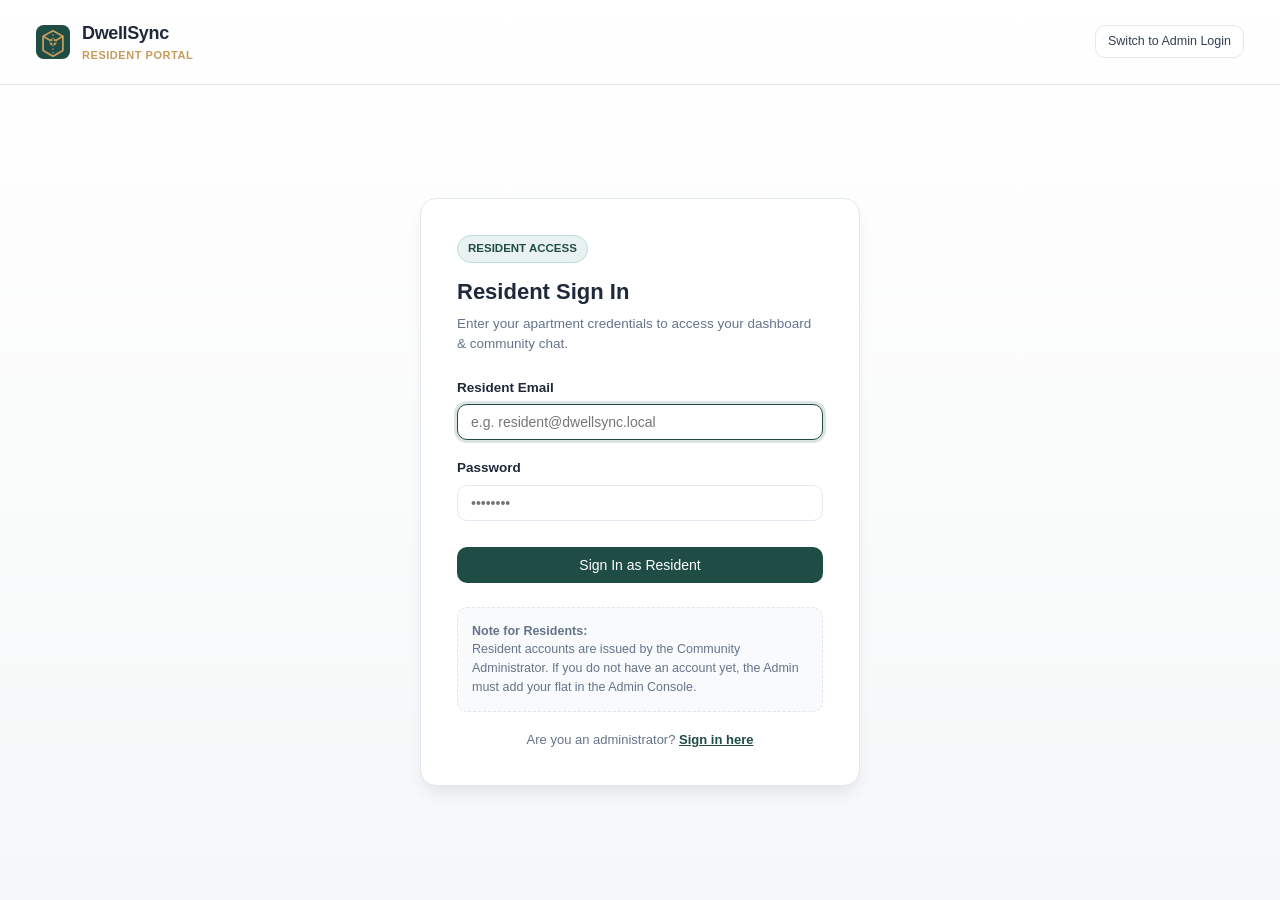
<file: resident-login.html>
<!DOCTYPE html>
<html lang="en">
<head>
  <meta charset="UTF-8">
  <meta name="viewport" content="width=device-width, initial-scale=1.0">
  <title>Resident Sign In — DwellSync</title>
  <link rel="stylesheet" href="css/login.css">
</head>
<body class="login-page">
  <header class="login-header">
    <a href="index.html" style="text-decoration:none;display:flex;align-items:center;gap:12px;">
      <svg class="brand-logo-svg" width="34" height="34" viewBox="0 0 48 48" fill="none" xmlns="http://www.w3.org/2000/svg"><rect width="48" height="48" rx="11" fill="#1f4d45"/><path d="M24 8L10 16V36L24 44L38 36V16L24 8Z" stroke="#c89b5c" stroke-width="2.5" stroke-linejoin="round"/><path d="M24 8V44" stroke="#c89b5c" stroke-width="1.8" stroke-dasharray="2 3"/><path d="M10 16L24 24L38 16" stroke="#c89b5c" stroke-width="2.5" stroke-linejoin="round"/><circle cx="24" cy="24" r="5" fill="#c89b5c"/><path d="M24 20V28" stroke="#1f4d45" stroke-width="2" stroke-linecap="round"/><path d="M20 24H28" stroke="#1f4d45" stroke-width="2" stroke-linecap="round"/></svg>
      <div><div class="brand-title">DwellSync</div><div class="brand-tag">Resident Portal</div></div>
    </a>
    <a href="admin/admin-login.html" class="btn btn-secondary btn-sm">Switch to Admin Login</a>
  </header>
  <div class="login-center-box">
    <div class="login-card">
      <span class="login-role-pill pill-resident">Resident Access</span>
      <h2 style="font-size:22px;color:var(--color-dark);margin-bottom:6px;">Resident Sign In</h2>
      <p style="font-size:13.5px;color:var(--color-text-muted);margin-bottom:24px;">Enter your apartment credentials to access your dashboard &amp; community chat.</p>
      <form id="residentLoginForm">
        <div class="form-group">
          <label class="form-label">Resident Email</label>
          <input type="email" id="resEmail" class="form-input" placeholder="e.g. resident@dwellsync.local" required autofocus>
        </div>
        <div class="form-group">
          <label class="form-label">Password</label>
          <input type="password" id="resPass" class="form-input" placeholder="••••••••" required>
        </div>
        <button type="submit" class="btn btn-primary" style="width:100%;margin-top:8px;">Sign In as Resident</button>
      </form>
      <div class="demo-credentials">
        <strong>Note for Residents:</strong><br>
        Resident accounts are issued by the Community Administrator. If you do not have an account yet, the Admin must add your flat in the Admin Console.
      </div>
      <a href="admin/admin-login.html" class="switch-portal-link">Are you an administrator? <span>Sign in here</span></a>
    </div>
  </div>
  <script src="js/auth.js"></script>
  <script>
    document.getElementById("residentLoginForm").addEventListener("submit", (e) => {
      e.preventDefault();
      const email = document.getElementById("resEmail").value.trim().toLowerCase();
      const pass = document.getElementById("resPass").value.trim();
      if (email === "admin@dwellsync.local") {
        showToast("This is the Resident portal. Please use the Admin Console login.", "danger");
        setTimeout(() => window.location.href = "admin/admin-login.html", 1200);
        return;
      }
      const users = getUsers();
      const resident = users.find(u => u.email.toLowerCase() === email);
      if (!resident) {
        showToast("No resident found with this email address.", "danger");
        return;
      }
      if (resident.status === "Disabled") {
        showToast("Your account has been disabled by the Administrator.", "danger");
        return;
      }
      if (resident.password !== pass) {
        showToast("Incorrect password.", "danger");
        return;
      }
      setCurrentUser({ id: resident.id, name: resident.name, email: resident.email, phone: resident.phone, flat: resident.flat, type: resident.type, role: "resident" });
      showToast("Welcome back, " + resident.name + " (" + resident.flat + ")!", "success");
      setTimeout(() => window.location.href = "dashboard.html", 400);
    });
  </script>
</body>
</html>
</file>
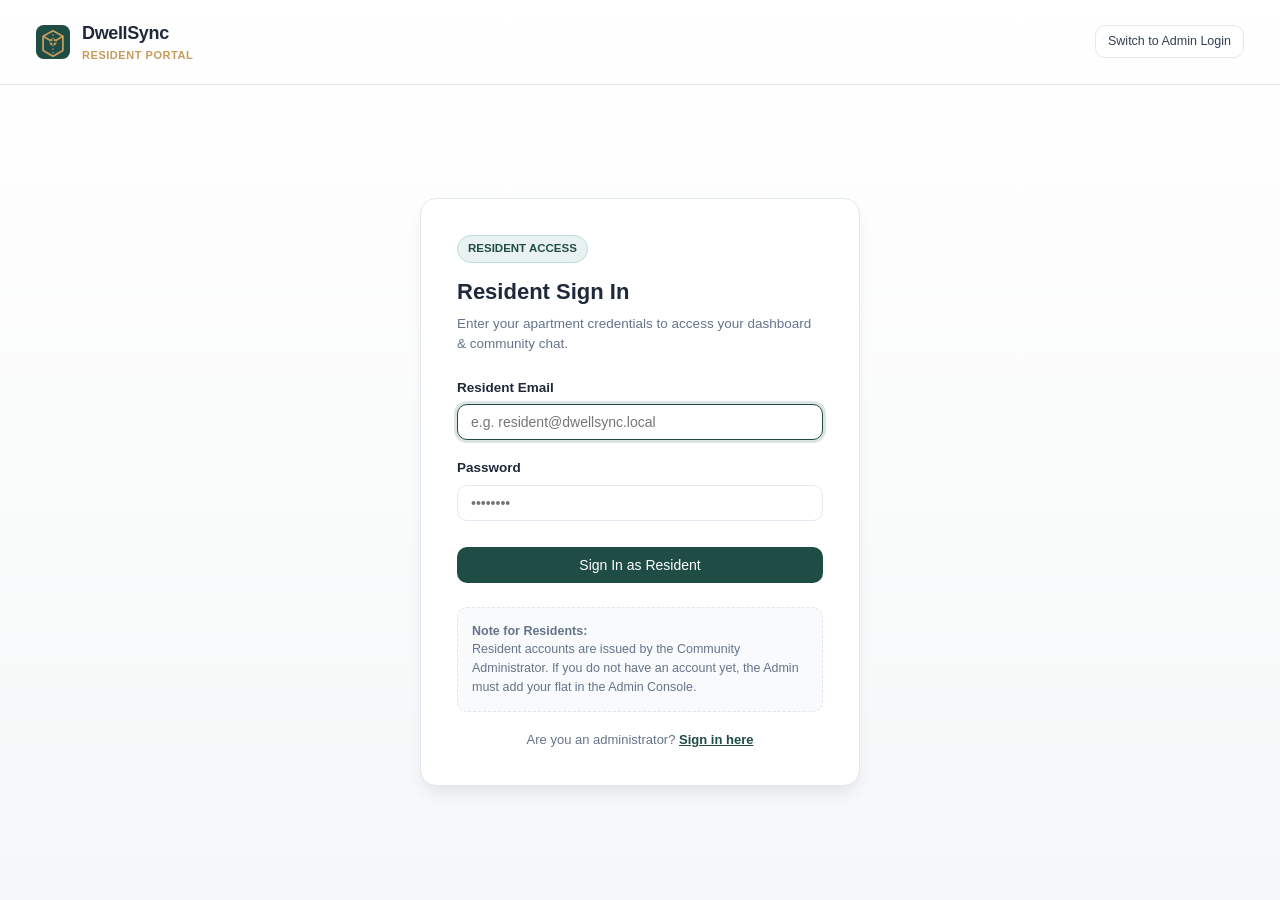
<file: residents.html>
<!DOCTYPE html>
<html lang="en">
<head>
  <meta charset="UTF-8">
  <meta name="viewport" content="width=device-width, initial-scale=1.0">
  <title>Resident Management — DwellSync</title>
  <link rel="stylesheet" href="../css/residents.css">
</head>
<body>
  <div class="app-shell">
    <aside class="sidebar">
      <div class="sidebar-brand">
        <svg class="brand-logo-svg" width="34" height="34" viewBox="0 0 48 48" fill="none" xmlns="http://www.w3.org/2000/svg"><rect width="48" height="48" rx="11" fill="#1f4d45"/><path d="M24 8L10 16V36L24 44L38 36V16L24 8Z" stroke="#c89b5c" stroke-width="2.5" stroke-linejoin="round"/><path d="M24 8V44" stroke="#c89b5c" stroke-width="1.8" stroke-dasharray="2 3"/><path d="M10 16L24 24L38 16" stroke="#c89b5c" stroke-width="2.5" stroke-linejoin="round"/><circle cx="24" cy="24" r="5" fill="#c89b5c"/><path d="M24 20V28" stroke="#1f4d45" stroke-width="2" stroke-linecap="round"/><path d="M20 24H28" stroke="#1f4d45" stroke-width="2" stroke-linecap="round"/></svg>
        <div><div class="brand-title">DwellSync</div><span class="badge badge-pending" style="font-size:10px;">Administrator</span></div>
      </div>
      <nav class="sidebar-nav">
        <a href="admin-dashboard.html" class="nav-item">Dashboard</a>
        <a href="residents.html" class="nav-item active">Residents</a>
        <a href="maintenance.html" class="nav-item">Maintenance</a>
        <a href="announcements.html" class="nav-item">Announcements</a>
        <a href="javascript:void(0)" onclick="logoutUser()" class="nav-item" style="color:var(--color-danger);margin-top:auto;">Logout</a>
      </nav>
    </aside>
    <main class="main-viewport">
      <div class="content-container">
        <div class="page-header"><div><h1 class="page-title">Resident Management</h1><p class="page-subtitle">Configure accounts for Flats A-101 to A-115</p></div><button class="btn btn-primary" id="btnOpenAddModal">Add Resident</button></div>
        <div class="card card-body" style="margin-bottom:16px;"><input type="text" id="searchResidents" class="form-input" placeholder="Search by resident name, flat (e.g. A-102), or email..."></div>
        <div class="card"><div class="table-responsive"><table class="custom-table"><thead><tr><th>Flat #</th><th>Name</th><th>Email</th><th>Phone</th><th>Type</th><th>Status</th><th>Actions</th></tr></thead><tbody id="residentsTableBody"></tbody></table></div></div>
      </div>
    </main>
  </div>
  <div class="modal-overlay" id="residentModal">
    <div class="modal-card">
      <div class="modal-header"><h3 class="card-title" id="modalTitle">Add Resident</h3><button class="btn btn-secondary btn-sm" id="btnCloseModal">&times;</button></div>
      <div class="modal-body">
        <form id="residentForm">
          <div class="form-group"><label class="form-label">Flat Number</label><select id="resFlat" class="form-select" required></select></div>
          <div class="form-group"><label class="form-label">Full Name</label><input type="text" id="resName" class="form-input" required></div>
          <div class="form-group"><label class="form-label">Email</label><input type="email" id="resEmail" class="form-input" required></div>
          <div class="form-group"><label class="form-label">Phone</label><input type="tel" id="resPhone" class="form-input" required></div>
          <div class="form-group"><label class="form-label">Resident Type</label><select id="resType" class="form-select"><option value="Owner">Owner</option><option value="Tenant" selected>Tenant</option></select></div>
          <div class="form-group" id="passGroup"><label class="form-label">Initial Password</label><input type="text" id="resPassword" class="form-input" value="resident123" required></div>
          <button type="submit" class="btn btn-primary" style="width:100%;">Save Resident</button>
        </form>
      </div>
    </div>
  </div>
  <div class="modal-overlay" id="resetPassModal">
    <div class="modal-card">
      <div class="modal-header"><h3 class="card-title">Reset Password</h3><button class="btn btn-secondary btn-sm" id="btnCloseResetModal">&times;</button></div>
      <div class="modal-body">
        <p style="margin-bottom:12px;font-size:13.5px;">Set new password for <strong id="resetPassName">—</strong>:</p>
        <form id="resetPassForm">
          <div class="form-group"><input type="text" id="newPassInput" class="form-input" placeholder="Enter new password" required></div>
          <button type="submit" class="btn btn-primary" style="width:100%;">Update Password</button>
        </form>
      </div>
    </div>
  </div>
  <script src="../js/auth.js"></script>
  <script src="../js/residents.js"></script>
</body>
</html>
</file>
<file: css/style.css>
:root {
  --color-primary: #1f4d45;
  --color-primary-dark: #163832;
  --color-primary-light: #2c685e;
  --color-primary-surface: #e9f2f0;
  --color-accent: #c89b5c;
  --color-accent-hover: #b88a4b;
  --color-accent-subtle: #fcf6ee;
  --color-bg: #f5f7f8;
  --color-card-bg: #ffffff;
  --color-text-main: #334155;
  --color-text-muted: #64748b;
  --color-text-light: #94a3b8;
  --color-dark: #1e293b;
  --color-border: #e2e8f0;
  --color-border-light: #f1f5f9;
  --color-success: #0d9488;
  --color-success-bg: #f0fdfa;
  --color-warning: #d97706;
  --color-warning-bg: #fffbeb;
  --color-danger: #dc2626;
  --color-danger-bg: #fef2f2;
  --color-info: #0284c7;
  --color-info-bg: #f0f9ff;
  --color-closed: #475569;
  --color-closed-bg: #f8fafc;
  --radius-sm: 6px;
  --radius-md: 10px;
  --radius-lg: 16px;
  --radius-full: 9999px;
  --shadow-sm: 0 1px 2px rgba(0, 0, 0, 0.05);
  --shadow-md: 0 4px 6px -1px rgba(0, 0, 0, 0.07);
  --shadow-lg: 0 10px 15px -3px rgba(0, 0, 0, 0.08);
  --sidebar-width: 260px;
  --font-family: -apple-system, BlinkMacSystemFont, "Segoe UI", Roboto, Arial, sans-serif;
}
*, *::before, *::after { box-sizing: border-box; margin: 0; padding: 0; }
body { font-family: var(--font-family); background-color: var(--color-bg); color: var(--color-text-main); line-height: 1.5; font-size: 14.5px; min-height: 100vh; }
.app-shell { display: flex; min-height: 100vh; }
.sidebar { width: var(--sidebar-width); background: #fff; border-right: 1px solid var(--color-border); display: flex; flex-direction: column; position: sticky; top: 0; height: 100vh; flex-shrink: 0; z-index: 40; }
.sidebar-brand { padding: 22px 20px; border-bottom: 1px solid var(--color-border-light); display: flex; align-items: center; gap: 12px; }
.brand-title { font-size: 18px; font-weight: 800; color: var(--color-dark); letter-spacing: -0.02em; }
.brand-tag { font-size: 11px; font-weight: 600; color: var(--color-accent); text-transform: uppercase; letter-spacing: 0.05em; }
.sidebar-nav { padding: 20px 12px; display: flex; flex-direction: column; gap: 4px; flex: 1; }
.nav-item { display: flex; align-items: center; gap: 12px; padding: 10px 14px; border-radius: var(--radius-md); color: var(--color-text-muted); font-size: 14px; font-weight: 500; text-decoration: none; transition: all 0.15s ease; }
.nav-item:hover { background-color: #f8fafc; color: var(--color-dark); }
.nav-item.active { background-color: var(--color-primary-surface); color: var(--color-primary); font-weight: 600; }
.main-viewport { flex: 1; display: flex; flex-direction: column; min-height: 100vh; }
.content-container { flex: 1; padding: 28px 36px; max-width: 1200px; width: 100%; margin: 0 auto; }
.page-header { margin-bottom: 24px; display: flex; justify-content: space-between; align-items: flex-start; flex-wrap: wrap; gap: 16px; }
.page-title { font-size: 24px; font-weight: 700; color: var(--color-dark); }
.page-subtitle { font-size: 14px; color: var(--color-text-muted); margin-top: 4px; }
.card { background: var(--color-card-bg); border-radius: var(--radius-lg); border: 1px solid var(--color-border); box-shadow: var(--shadow-sm); margin-bottom: 24px; overflow: hidden; }
.card-header { padding: 18px 24px; border-bottom: 1px solid var(--color-border-light); display: flex; align-items: center; justify-content: space-between; }
.card-title { font-size: 16px; font-weight: 600; color: var(--color-dark); }
.card-body { padding: 24px; }
.btn { display: inline-flex; align-items: center; justify-content: center; gap: 8px; padding: 9px 18px; font-size: 14px; font-weight: 500; border-radius: var(--radius-md); cursor: pointer; border: 1px solid transparent; transition: all 0.15s; text-decoration: none; }
.btn-primary { background-color: var(--color-primary); color: white; }
.btn-primary:hover { background-color: var(--color-primary-dark); }
.btn-accent { background-color: var(--color-accent); color: white; }
.btn-accent:hover { background-color: var(--color-accent-hover); }
.btn-secondary { background-color: #fff; border-color: var(--color-border); color: var(--color-text-main); }
.btn-secondary:hover { background-color: #f8fafc; }
.btn-danger { background-color: #fee2e2; color: var(--color-danger); border-color: #fecaca; }
.btn-danger:hover { background-color: var(--color-danger); color: #fff; }
.btn-sm { padding: 6px 12px; font-size: 12.5px; }
.form-group { margin-bottom: 18px; }
.form-label { display: block; margin-bottom: 6px; font-size: 13.5px; font-weight: 600; color: var(--color-dark); }
.form-input, .form-select, .form-textarea { width: 100%; padding: 9px 13px; font-size: 14px; font-family: inherit; border-radius: var(--radius-md); border: 1px solid var(--color-border); background-color: #fff; color: var(--color-text-main); outline: none; transition: border-color 0.15s; }
.form-input:focus, .form-select:focus, .form-textarea:focus { border-color: var(--color-primary); box-shadow: 0 0 0 3px rgba(31, 77, 69, 0.15); }
.badge { display: inline-flex; align-items: center; gap: 5px; padding: 3px 9px; font-size: 12px; font-weight: 600; border-radius: var(--radius-full); }
.badge-pending { background: var(--color-warning-bg); color: var(--color-warning); border: 1px solid #fed7aa; }
.badge-inprogress { background: var(--color-info-bg); color: var(--color-info); border: 1px solid #bae6fd; }
.badge-completed { background: var(--color-success-bg); color: var(--color-success); border: 1px solid #99f6e4; }
.badge-confirmed { background: var(--color-primary-surface); color: var(--color-primary); border: 1px solid #b7dfd8; }
.badge-closed { background: var(--color-closed-bg); color: var(--color-closed); border: 1px solid #cbd5e1; }
.priority-pill { font-size: 11.5px; font-weight: 600; padding: 2px 8px; border-radius: var(--radius-sm); }
.priority-low { background: #f0fdf4; color: #16a34a; }
.priority-medium { background: #fffbeb; color: #b45309; }
.priority-high { background: #fef2f2; color: #b91c1c; font-weight: 700; }
.table-responsive { width: 100%; overflow-x: auto; }
.custom-table { width: 100%; border-collapse: collapse; text-align: left; font-size: 13.5px; }
.custom-table th { background-color: #f8fafc; padding: 12px 16px; font-weight: 600; color: var(--color-text-muted); border-bottom: 1px solid var(--color-border); text-transform: uppercase; font-size: 11.5px; letter-spacing: 0.05em; }
.custom-table td { padding: 14px 16px; border-bottom: 1px solid var(--color-border-light); color: var(--color-text-main); vertical-align: middle; }
.custom-table tr:hover td { background-color: #fafbfc; }
.modal-overlay { position: fixed; inset: 0; background: rgba(15, 23, 42, 0.5); display: none; align-items: center; justify-content: center; z-index: 1000; padding: 20px; }
.modal-overlay.active { display: flex; }
.modal-card { background: #fff; border-radius: var(--radius-lg); max-width: 540px; width: 100%; max-height: 90vh; overflow-y: auto; box-shadow: var(--shadow-lg); }
.modal-header { padding: 20px 24px; border-bottom: 1px solid var(--color-border-light); display: flex; align-items: center; justify-content: space-between; }
.modal-body { padding: 24px; }
.modal-footer { padding: 16px 24px; border-top: 1px solid var(--color-border-light); display: flex; justify-content: flex-end; gap: 10px; background: #fafbfc; }
#toast-container { position: fixed; bottom: 24px; right: 24px; display: flex; flex-direction: column; gap: 10px; z-index: 2000; }
.toast { background: #fff; border: 1px solid var(--color-border); border-left: 4px solid var(--color-primary); padding: 12px 18px; border-radius: var(--radius-md); box-shadow: var(--shadow-md); font-size: 13.5px; }
.toast-success { border-left-color: var(--color-success); }
.toast-danger { border-left-color: var(--color-danger); }
.toast-info { border-left-color: var(--color-info); }
</file>
<file: css/admin-dashboard.css>
@import url('dashboard.css');
</file>
<file: css/login.css>
@import url('style.css');
.login-page { min-height: 100vh; display: flex; flex-direction: column; background: linear-gradient(180deg, #ffffff 0%, var(--color-bg) 100%); }
.login-header { padding: 20px 36px; display: flex; justify-content: space-between; align-items: center; border-bottom: 1px solid var(--color-border); }
.login-center-box { flex: 1; display: flex; align-items: center; justify-content: center; padding: 24px; }
.login-card { width: 100%; max-width: 440px; background: #fff; border-radius: var(--radius-lg); border: 1px solid var(--color-border); box-shadow: var(--shadow-lg); padding: 36px; }
.login-role-pill { display: inline-flex; align-items: center; gap: 6px; padding: 4px 10px; border-radius: 9999px; font-size: 11.5px; font-weight: 700; text-transform: uppercase; margin-bottom: 12px; }
.pill-resident { background: var(--color-primary-surface); color: var(--color-primary); border: 1px solid #b7dfd8; }
.pill-admin { background: #fef2f2; color: #b91c1c; border: 1px solid #fecaca; }
.demo-credentials { margin-top: 24px; padding: 14px; background: #f8fafc; border-radius: var(--radius-md); border: 1px dashed var(--color-border); font-size: 12.5px; color: var(--color-text-muted); }
.switch-portal-link { display: block; text-align: center; margin-top: 18px; font-size: 13px; color: var(--color-text-muted); text-decoration: none; }
.switch-portal-link span { color: var(--color-primary); font-weight: 600; text-decoration: underline; }
</file>
<file: css/admin-announcements.css>
@import url('announcements.css');
</file>
<file: css/community-chat.css>
@import url('style.css');
.chat-grid-container { display: grid; grid-template-columns: 1fr 260px; gap: 20px; height: calc(100vh - 190px); min-height: 480px; }
.chat-card { background: white; border: 1px solid var(--color-border); border-radius: var(--radius-lg); display: flex; flex-direction: column; overflow: hidden; }
.chat-alert-banner { background: #fffbeb; border-bottom: 1px solid #fde68a; color: #b45309; padding: 10px 16px; font-size: 12.5px; }
.chat-messages-scroll { flex: 1; padding: 20px; overflow-y: auto; display: flex; flex-direction: column; gap: 12px; background: #fafbfc; }
.chat-msg { max-width: 75%; padding: 10px 14px; border-radius: var(--radius-md); font-size: 13.5px; word-break: break-word; }
.chat-msg.mine { align-self: flex-end; background: var(--color-primary); color: white; border-bottom-right-radius: 2px; }
.chat-msg.theirs { align-self: flex-start; background: #ffffff; color: var(--color-dark); border: 1px solid var(--color-border); border-bottom-left-radius: 2px; }
.chat-msg-meta { font-size: 11px; margin-bottom: 4px; display: flex; gap: 6px; }
.chat-input-bar { padding: 14px 16px; background: white; border-top: 1px solid var(--color-border); display: flex; gap: 10px; }
.chat-input-bar input { flex: 1; border: 1px solid var(--color-border); border-radius: var(--radius-full); padding: 10px 18px; font-size: 14px; outline: none; }
</file>
<file: css/complaint-details.css>
@import url('style.css');
.timeline-card { padding: 28px 20px; background: #fafbfc; border-radius: var(--radius-lg); border: 1px solid var(--color-border); margin-bottom: 24px; }
.stepper { display: flex; justify-content: space-between; position: relative; max-width: 800px; margin: 0 auto; }
.stepper::before { content: ''; position: absolute; top: 18px; left: 20px; right: 20px; height: 3px; background: var(--color-border); z-index: 1; }
.step-item { position: relative; z-index: 2; display: flex; flex-direction: column; align-items: center; gap: 8px; text-align: center; width: 90px; }
.step-circle { width: 36px; height: 36px; border-radius: var(--radius-full); background: #ffffff; border: 2px solid var(--color-border); color: var(--color-text-light); display: flex; align-items: center; justify-content: center; font-weight: 700; font-size: 13px; }
.step-item.completed .step-circle { background: var(--color-success); border-color: var(--color-success); color: #fff; }
.step-item.active .step-circle { background: var(--color-primary); border-color: var(--color-primary); color: #fff; box-shadow: 0 0 0 4px var(--color-primary-surface); }
.step-label { font-size: 11.5px; font-weight: 600; color: var(--color-text-muted); }
.audit-history-list { list-style: none; position: relative; padding-left: 24px; }
.audit-history-list::before { content: ''; position: absolute; top: 6px; bottom: 6px; left: 6px; width: 2px; background: var(--color-border); }
.audit-entry { position: relative; margin-bottom: 16px; }
.audit-entry::before { content: ''; position: absolute; left: -22px; top: 5px; width: 10px; height: 10px; border-radius: var(--radius-full); background: var(--color-primary); border: 2px solid #fff; }
</file>
<file: css/dashboard.css>
@import url('style.css');
.stats-grid { display: grid; grid-template-columns: repeat(auto-fit, minmax(210px, 1fr)); gap: 16px; margin-bottom: 24px; }
.stat-card { background: white; border-radius: var(--radius-lg); padding: 20px; border: 1px solid var(--color-border); display: flex; flex-direction: column; gap: 8px; box-shadow: var(--shadow-sm); }
.stat-card-title { font-size: 12.5px; color: var(--color-text-muted); font-weight: 600; text-transform: uppercase; letter-spacing: 0.05em; }
.stat-card-value { font-size: 28px; font-weight: 700; color: var(--color-dark); }
.dashboard-split-grid { display: grid; grid-template-columns: 2fr 1.2fr; gap: 24px; }
@media (max-width: 900px) { .dashboard-split-grid { grid-template-columns: 1fr; } }
</file>
<file: css/admin-maintenance.css>
@import url('maintenance.css');
</file>
<file: css/profile.css>
@import url('style.css');
.profile-layout-grid { display: grid; grid-template-columns: 1fr 1fr; gap: 24px; }
@media (max-width: 800px) { .profile-layout-grid { grid-template-columns: 1fr; } }
</file>
<file: css/residents.css>
@import url('style.css');
</file>
